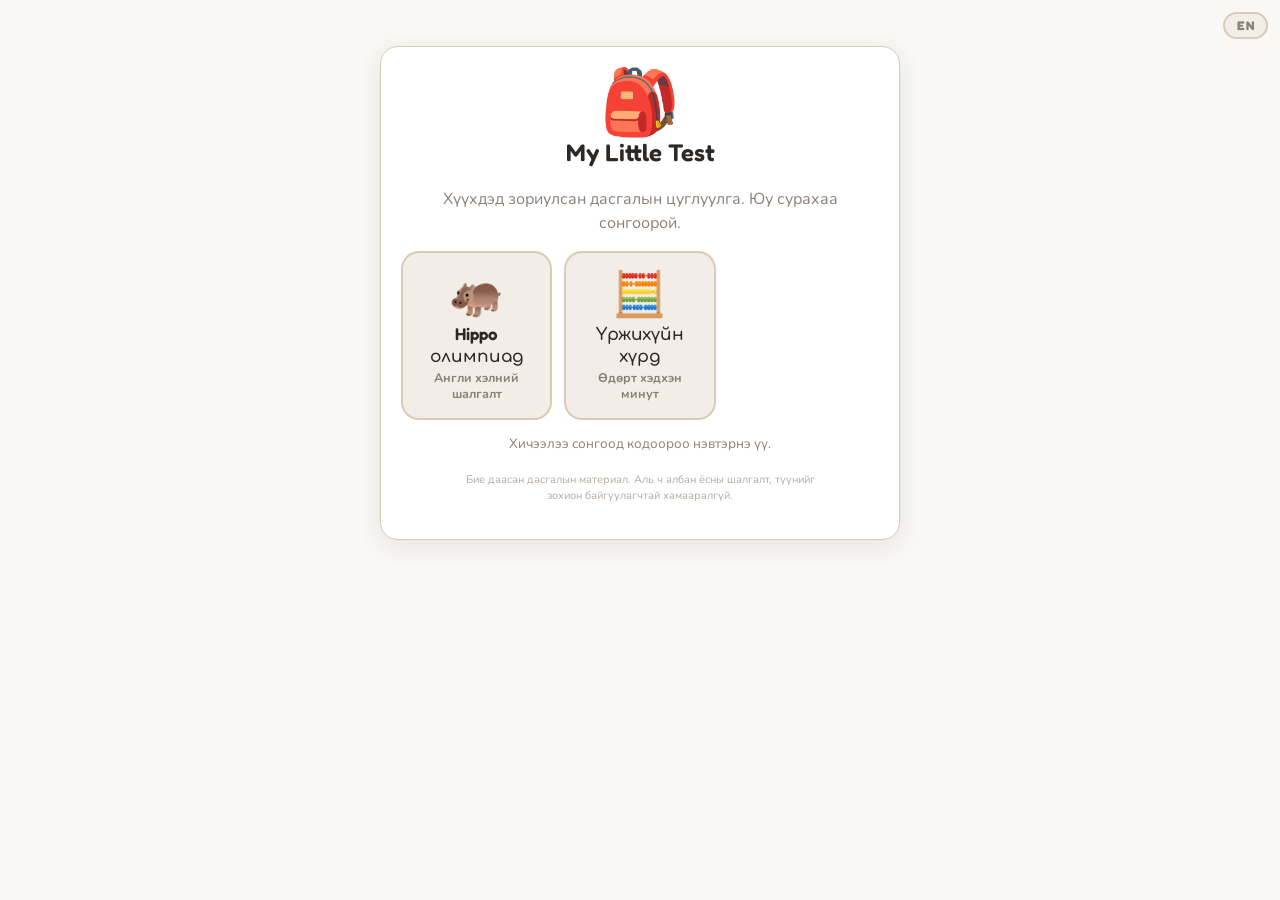
<file: index.html>
<!doctype html>
<html lang="mn">
<head>
  <meta charset="utf-8" />
  <meta name="viewport" content="width=device-width, initial-scale=1, maximum-scale=1, user-scalable=no, viewport-fit=cover" />
  <meta name="apple-mobile-web-app-capable" content="yes" />
  <meta name="theme-color" content="#1f6f5c" />
  <title>My Little Test</title>
  <link rel="preconnect" href="https://fonts.googleapis.com" />
  <link rel="stylesheet" href="https://fonts.googleapis.com/css2?family=Fredoka:wght@400;500;600;700&family=Comfortaa:wght@500;600;700&family=Nunito:wght@400;600;700;800&display=swap" />
  <link rel="stylesheet" href="./styles.css" />
  <link rel="stylesheet" href="./hub.css" />
</head>
<body class="hub-body">
<div id="app">
  <button id="btn-lang" class="lang-toggle" type="button">EN</button>

  <!-- ===== LIBRARY (public: no login needed to browse) ===== -->
  <section id="h-library" class="screen active">
    <div class="card library-card">
      <div class="hippo-logo">🎒</div>
      <h1>My Little Test</h1>
      <p class="muted" id="h-tagline"></p>
      <div id="h-tiles" class="tiles"></div>
      <p class="muted small" id="h-note"></p>
      <button id="h-logout" class="btn btn-ghost hidden" data-i18n="btnLogout"></button>
      <p class="disclaimer" data-i18n="disclaimer"></p>
    </div>
  </section>

</div>
<script src="./session.js"></script>
<script src="./hub.js"></script>
</body>
</html>
</file>
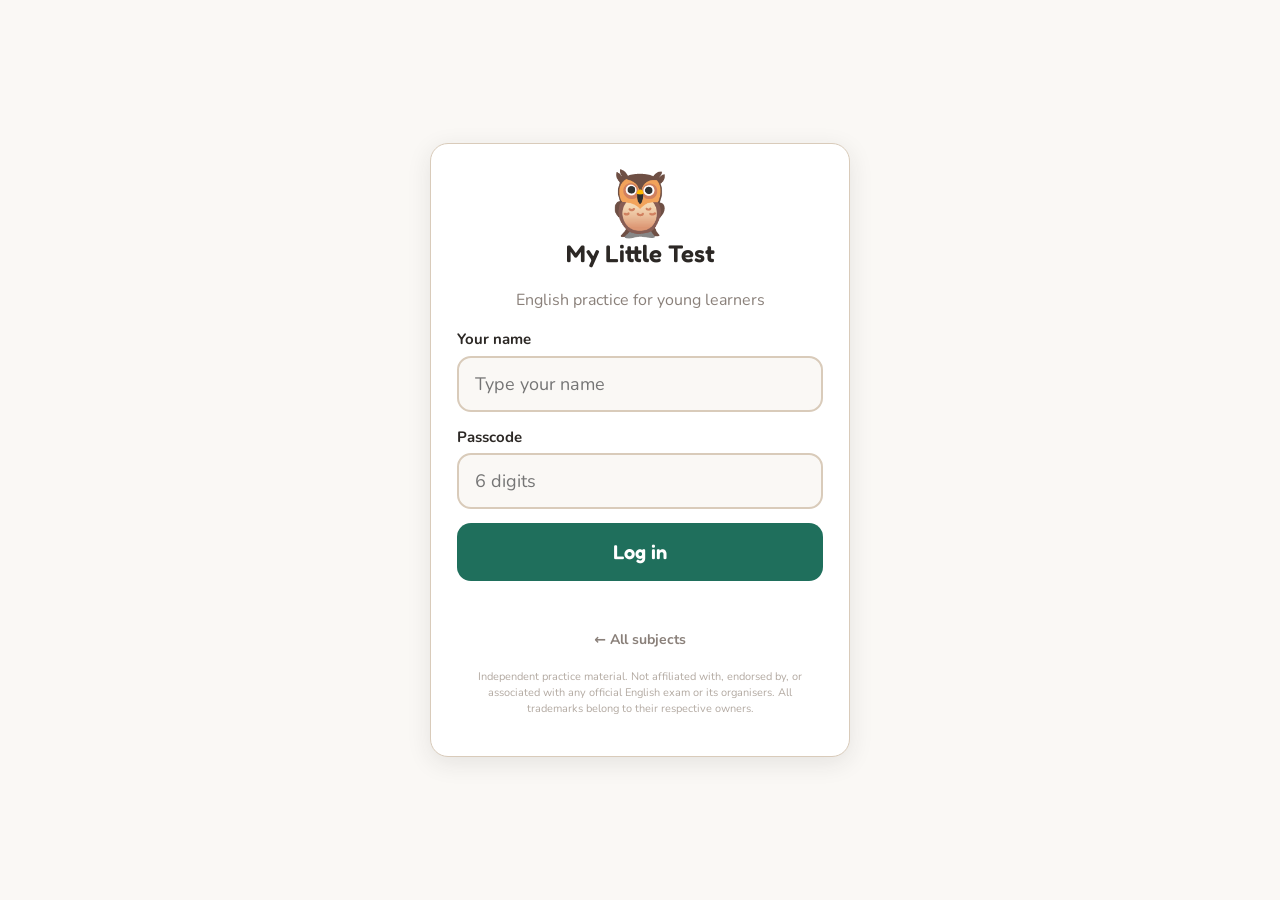
<file: hippo.html>
<!doctype html>
<html lang="en">
<head>
  <meta charset="utf-8" />
  <meta name="viewport" content="width=device-width, initial-scale=1, maximum-scale=1, user-scalable=no, viewport-fit=cover" />
  <meta name="apple-mobile-web-app-capable" content="yes" />
  <meta name="theme-color" content="#1f6f5c" />
  <title>My Little Test</title>
  <link rel="preconnect" href="https://fonts.googleapis.com" />
  <link rel="stylesheet" href="https://fonts.googleapis.com/css2?family=Fredoka:wght@400;500;600;700&family=Nunito:wght@400;600;700;800&display=swap" />
  <link rel="stylesheet" href="./styles.css" />
</head>
<body>
  <div id="app">
    <!-- ===== LOGIN ===== -->
    <section id="screen-login" class="screen active">
      <div class="card login-card">
        <div class="hippo-logo">🦉</div>
        <h1>My Little Test</h1>
        <p class="muted">English practice for young learners</p>
        <form id="login-form" autocomplete="off">
          <label for="in-name">Your name</label>
          <input id="in-name" name="name" type="text" autocomplete="off" autocapitalize="words"
                 autocorrect="off" spellcheck="false" placeholder="Type your name" required />
          <label for="in-code">Passcode</label>
          <input id="in-code" name="code" type="text" inputmode="numeric" pattern="[0-9]*"
                 autocomplete="off" placeholder="6 digits" required />
          <button type="submit" id="btn-login" class="btn btn-primary big">Log in</button>
          <p id="login-msg" class="form-msg" role="status"></p>
        </form>
        <a class="back-link" href="/">← All subjects</a>
        <p class="disclaimer">Independent practice material. Not affiliated with, endorsed by, or associated with any official English exam or its organisers. All trademarks belong to their respective owners.</p>
      </div>
    </section>

    <!-- ===== READY / START ===== -->
    <section id="screen-ready" class="screen">
      <div class="card">
        <div class="hippo-logo small">🦉</div>
        <h2>Hi <span id="ready-name">friend</span>! 👋 <span id="ready-level" class="level-chip hidden"></span></h2>
        <p id="progress-line" class="progress-line"></p>
        <div class="rules">
          <h3>How the exam works</h3>
          <ul>
            <li>⏱️ You have <b id="rule-time">40 minutes</b>.</li>
            <li>🧩 One <b>Crossword</b> — read the clue, type the word.</li>
            <li>✏️ <b>30 questions</b> — type the missing word in the box.</li>
            <li>✅ Get <b id="rule-pass">75%</b> to pass. Wrong answers do not lose marks.</li>
            <li>🔄 If time runs out, you can start over.</li>
          </ul>
        </div>
        <button id="btn-start" class="btn btn-primary big">Start exam ▶</button>
        <button id="btn-scores" class="btn btn-ghost">📊 My scores</button>
        <button id="btn-logout" class="btn btn-ghost">Log out</button>
        <a class="back-link" href="/">← All subjects</a>
      </div>
    </section>

    <!-- ===== MY SCORES ===== -->
    <section id="screen-scores" class="screen">
      <div class="card scores-card">
        <div class="hippo-logo small">📊</div>
        <h2>My scores</h2>
        <p id="scores-summary" class="progress-line"></p>
        <div id="scores-gate" class="scores-gate hidden"></div>
        <ol id="scores-list" class="scores-list"></ol>
        <button id="btn-scores-back" class="btn btn-ghost">← Back</button>
      </div>
    </section>

    <!-- ===== EXAM ===== -->
    <section id="screen-exam" class="screen">
      <header class="exam-bar">
        <div class="exam-bar-inner">
          <span class="exam-title">Exam <span id="exam-num">1</span></span>
          <div id="timer" class="timer">40:00</div>
          <button id="btn-submit" class="btn btn-primary">Finish ✓</button>
        </div>
      </header>

      <main class="exam-body">
        <h2 class="part-title">Part 1 · Crossword <span id="cw-theme" class="theme-chip"></span></h2>
        <p class="hint">Tap a clue, then type the letters. Tap a square to jump there.</p>
        <div class="cw-layout">
          <div id="cw-grid-wrap"><div id="cw-grid" class="cw-grid"></div></div>
          <div class="cw-clues">
            <div class="clue-col"><h4>Across →</h4><ol id="cw-across"></ol></div>
            <div class="clue-col"><h4>Down ↓</h4><ol id="cw-down"></ol></div>
          </div>
        </div>

        <h2 class="part-title">Part 2 · Use of English</h2>
        <p class="hint">Type the one missing word in each box. A word in (brackets) is a clue.</p>
        <ol id="uoe-list" class="uoe-list"></ol>

        <div class="exam-end">
          <button id="btn-submit-2" class="btn btn-primary big">Finish exam ✓</button>
        </div>
      </main>
    </section>

    <!-- ===== RESULT ===== -->
    <section id="screen-result" class="screen">
      <div class="card result-card">
        <div id="result-emoji" class="result-emoji">🎉</div>
        <h2 id="result-headline">Well done!</h2>

        <!-- PASS: gated reveal -->
        <div id="pass-gate" class="hidden">
          <p class="muted">You passed! 🌟 Tap to see your score.</p>
          <button id="btn-see-result" class="btn btn-primary big">See result</button>
        </div>

        <!-- score detail (shown after gate for pass, immediately for fail) -->
        <div id="score-detail" class="hidden">
          <div class="score-big"><span id="score-pct">0</span><span class="pct">%</span></div>
          <div class="score-rows">
            <div class="score-row"><span>🧩 Crossword</span><b id="score-cw">0%</b></div>
            <div class="score-row"><span>✏️ Use of English</span><b id="score-uoe">0%</b></div>
            <div class="score-row total"><span>Overall (average)</span><b id="score-overall">0%</b></div>
          </div>
          <p id="result-note" class="result-note"></p>
          <div class="result-actions">
            <button id="btn-review" class="btn btn-ghost">Review my answers</button>
            <button id="btn-again" class="btn btn-primary">Try another exam ▶</button>
          </div>
          <button id="btn-result-scores" class="btn btn-ghost">📊 My scores</button>
        </div>
      </div>

      <div id="review-box" class="card review-box hidden"></div>
    </section>

    <!-- ===== FINISH CONFIRM ===== -->
    <div id="confirm-modal" class="modal-overlay hidden">
      <div class="modal-card">
        <div class="modal-emoji">📝</div>
        <h3>Finish the exam?</h3>
        <p class="muted">You'll see your score. You can't change your answers after this.</p>
        <div class="modal-actions">
          <button id="confirm-cancel" class="btn btn-ghost">Keep going</button>
          <button id="confirm-yes" class="btn btn-primary">Finish ✓</button>
        </div>
      </div>
    </div>
  </div>

  <script src="./session.js"></script>
  <script src="./app.js"></script>
</body>
</html>
</file>
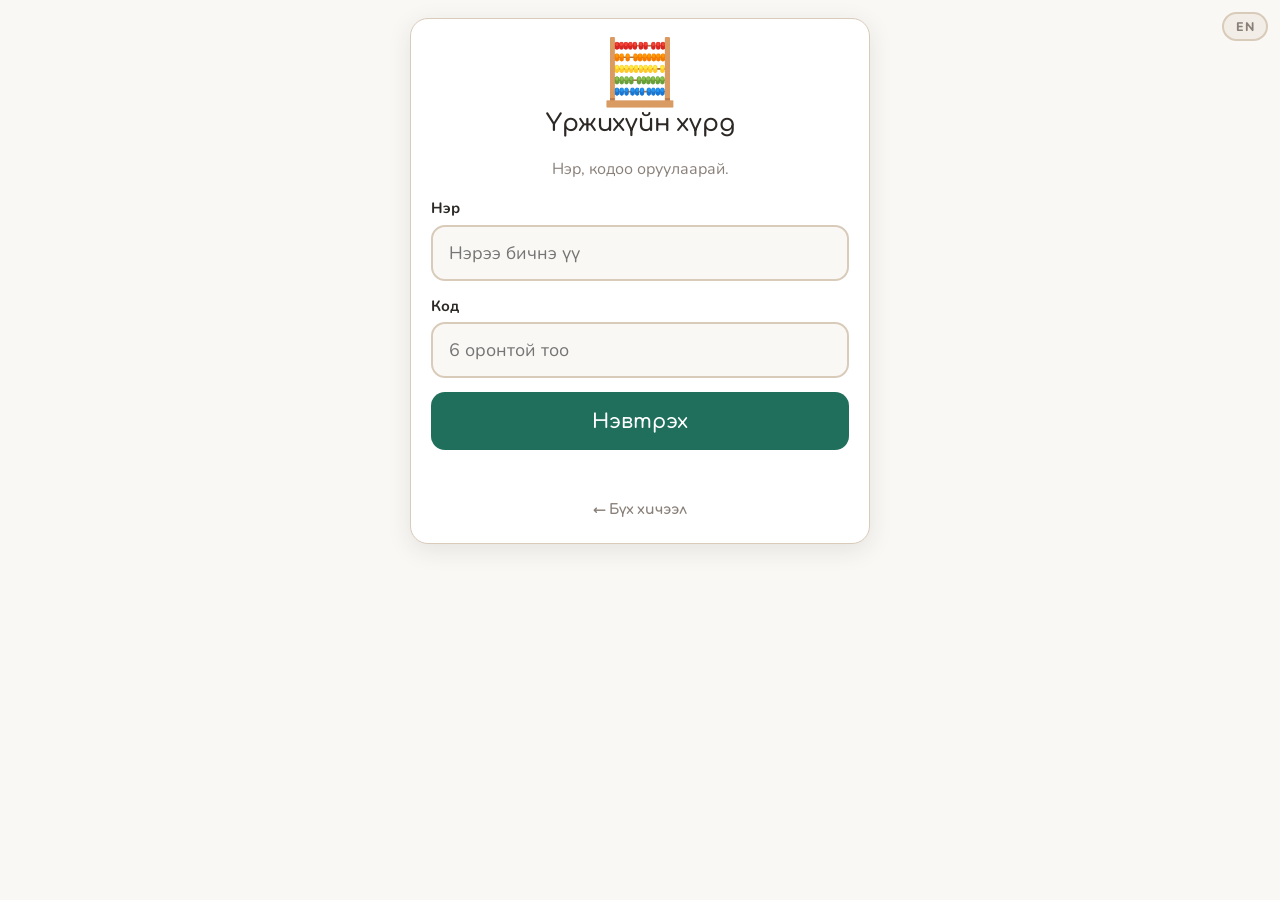
<file: math.html>
<!doctype html>
<html lang="mn">
<head>
  <meta charset="utf-8" />
  <meta name="viewport" content="width=device-width, initial-scale=1, maximum-scale=1, user-scalable=no, viewport-fit=cover" />
  <meta name="apple-mobile-web-app-capable" content="yes" />
  <meta name="theme-color" content="#1f6f5c" />
  <title>Үржихүйн хүрд · My Little Test</title>
  <link rel="preconnect" href="https://fonts.googleapis.com" />
  <link rel="stylesheet" href="https://fonts.googleapis.com/css2?family=Fredoka:wght@400;500;600;700&family=Comfortaa:wght@500;600;700&family=Nunito:wght@400;600;700;800&display=swap" />
  <link rel="stylesheet" href="./styles.css" />
  <link rel="stylesheet" href="./math.css" />
</head>
<body class="math-body">
<div id="app">
  <button id="btn-lang" class="lang-toggle" type="button">EN</button>


  <!-- ===== LOGIN ===== -->
  <section id="m-login" class="screen active">
    <div class="card math-card login-card">
      <div class="hippo-logo">🧮</div>
      <h1 data-i18n="appTitle">Үржихүйн хүрд</h1>
      <p class="muted" data-i18n="loginSub"></p>
      <form id="m-login-form" autocomplete="off">
        <label for="m-in-name" data-i18n="lblName"></label>
        <input id="m-in-name" name="name" type="text" autocomplete="off" autocapitalize="words"
               autocorrect="off" spellcheck="false" required />
        <label for="m-in-code" data-i18n="lblCode"></label>
        <input id="m-in-code" name="code" type="text" inputmode="numeric" pattern="[0-9]*"
               autocomplete="off" required />
        <button type="submit" id="m-btn-login" class="btn btn-primary big" data-i18n="btnLogin"></button>
        <p id="m-login-msg" class="form-msg" role="status"></p>
      </form>
      <a class="back-link" href="/" data-i18n="backSite"></a>
    </div>
  </section>

  <!-- ===== LEVEL LIBRARY ===== -->
  <section id="m-home" class="screen">
    <div class="card math-card">
      <div class="hippo-logo">🧮</div>
      <h2 id="home-hi"></h2>
      <p class="progress-line" id="home-sub"></p>
      <div id="level-list" class="lvl-list"></div>
      <button id="btn-progress" class="btn btn-ghost" data-i18n="btnProgress"></button>
      <button id="btn-logout" class="btn btn-ghost" data-i18n="btnLogout"></button>
      <a class="back-link" href="/" data-i18n="backSite"></a>
    </div>
  </section>

  <!-- ===== WARM UP ===== -->
  <section id="m-warmup" class="screen">
    <div class="card math-card">
      <div class="step-chip" data-i18n="chipWarm"></div>
      <h2 id="warm-title"></h2>
      <p class="muted small" data-i18n="warmHint"></p>
      <div class="ladder" id="warm-ladder"></div>
      <div class="pad-wrap">
        <div class="pad-display" id="warm-display">?</div>
        <div class="pad" data-pad>
          <button data-k="1">1</button><button data-k="2">2</button><button data-k="3">3</button>
          <button data-k="4">4</button><button data-k="5">5</button><button data-k="6">6</button>
          <button data-k="7">7</button><button data-k="8">8</button><button data-k="9">9</button>
          <button data-k="del" class="pad-alt">⌫</button><button data-k="0">0</button>
          <button data-k="ok" class="pad-ok">✓</button>
        </div>
      </div>
    </div>
  </section>

  <!-- ===== QUIZ ===== -->
  <section id="m-quiz" class="screen">
    <div class="card math-card">
      <div class="quiz-top">
        <div class="dots-progress" id="quiz-dots"></div>
      </div>
      <div class="question" id="quiz-q">3 × 4</div>
      <div class="feedback" id="quiz-fb"></div>

      <div id="quiz-hint" class="hint-box hidden">
        <div class="array-grid" id="quiz-array"></div>
        <div class="skipline" id="quiz-skipline"></div>
      </div>

      <div class="pad-wrap">
        <div class="pad-display" id="quiz-display">?</div>
        <div class="pad" data-pad>
          <button data-k="1">1</button><button data-k="2">2</button><button data-k="3">3</button>
          <button data-k="4">4</button><button data-k="5">5</button><button data-k="6">6</button>
          <button data-k="7">7</button><button data-k="8">8</button><button data-k="9">9</button>
          <button data-k="del" class="pad-alt">⌫</button><button data-k="0">0</button>
          <button data-k="ok" class="pad-ok">✓</button>
        </div>
      </div>
      <button id="btn-hint" class="btn btn-ghost" data-i18n="btnHint"></button>
    </div>
  </section>

  <!-- ===== DONE ===== -->
  <section id="m-done" class="screen">
    <div class="card math-card">
      <div class="hippo-logo" id="done-emoji">🎉</div>
      <h1 id="done-title"></h1>
      <div class="stars" id="done-stars"></div>
      <p class="progress-line" id="done-line"></p>
      <div id="done-unlock" class="unlock-box hidden"></div>
      <p class="muted small" id="done-tip"></p>
      <button id="btn-next" class="btn btn-primary big hidden" data-i18n="btnNext"></button>
      <button id="btn-again" class="btn btn-ghost" data-i18n="btnAgain"></button>
      <button id="btn-home" class="btn btn-ghost" data-i18n="btnBackList"></button>
    </div>
  </section>

  <!-- ===== PROGRESS ===== -->
  <section id="m-progress" class="screen">
    <div class="card math-card">
      <h2 data-i18n="progTitle"></h2>
      <div class="grid-wrap"><div id="prog-grid" class="mgrid"></div></div>
      <div class="legend">
        <span><i class="sw b0"></i><b data-i18n="legNew"></b></span>
        <span><i class="sw b1"></i><b data-i18n="legLearning"></b></span>
        <span><i class="sw b3"></i><b data-i18n="legStrong"></b></span>
        <span><i class="sw b5"></i><b data-i18n="legMastered"></b></span>
      </div>
      <div class="weak-box">
        <h3 data-i18n="scoresTitle"></h3>
        <div id="prog-scores" class="score-list"></div>
      </div>
      <div class="weak-box">
        <h3 data-i18n="trickyTitle"></h3>
        <div id="prog-weak" class="weak-list"></div>
      </div>
      <button id="btn-prog-back" class="btn btn-ghost" data-i18n="btnBack"></button>
      <button id="btn-reset" class="btn btn-ghost danger" data-i18n="btnReset"></button>
    </div>
  </section>

</div>
<script src="./session.js"></script>
<script src="./math.js"></script>
</body>
</html>
</file>
<file: styles.css>
:root{
  --ivory:#FAF8F5; --sand:#F2EDE6; --stone:#D9CBBA; --charcoal:#2C2825;
  --green:#1f6f5c; --green-d:#185a4a; --clay:#C4987A; --sage:#A8B89A;
  --sun:#E8890A; --red:#C4402A; --ok:#4A7A34;
  --shadow:0 6px 24px rgba(44,40,37,.10);
  --radius:18px;
}
*{box-sizing:border-box;-webkit-tap-highlight-color:transparent}
html,body{margin:0;padding:0}
body{
  font-family:'Nunito',system-ui,Arial,sans-serif;
  background:var(--ivory); color:var(--charcoal);
  line-height:1.5; min-height:100vh;
  -webkit-text-size-adjust:100%;
}
h1,h2,h3,h4{font-family:'Fredoka',sans-serif;font-weight:600;margin:0 0 .3em}
.muted{color:#8a807a}
.hidden{display:none!important}

/* ---- screens ---- */
.screen{display:none;min-height:100vh}
.screen.active{display:block}
#screen-login,#screen-ready,#screen-result,#screen-scores{
  display:none;place-items:center;padding:24px;min-height:100vh}
#screen-login.active,#screen-ready.active,#screen-result.active,#screen-scores.active{display:grid}

.card{
  background:#fff;border:1px solid var(--stone);border-radius:var(--radius);
  box-shadow:var(--shadow);padding:28px 26px;width:100%;max-width:520px;text-align:center}
.login-card{max-width:420px}

.hippo-logo{font-size:64px;line-height:1}
.hippo-logo.small{font-size:44px}

/* ---- forms ---- */
label{display:block;text-align:left;font-weight:700;margin:14px 0 5px;font-size:15px}
input[type=text]{
  width:100%;font-size:18px;padding:14px 16px;border:2px solid var(--stone);
  border-radius:14px;background:var(--ivory);font-family:inherit;outline:none}
input[type=text]:focus{border-color:var(--green);background:#fff}
.btn{
  font-family:'Fredoka',sans-serif;font-size:17px;font-weight:600;cursor:pointer;
  border:none;border-radius:14px;padding:13px 20px;margin-top:14px;
  min-height:50px;width:100%;transition:transform .05s ease, background .15s ease}
.btn:active{transform:scale(.98)}
.btn-primary{background:var(--green);color:#fff}
.btn-primary:hover{background:var(--green-d)}
.btn-ghost{background:transparent;color:#8a807a;box-shadow:none;min-height:44px}
.btn.big{font-size:20px;padding:16px;min-height:58px}
.form-msg{min-height:22px;margin:10px 0 0;font-weight:700}
.form-msg.err{color:var(--red)}
.form-msg.ok{color:var(--ok)}

.progress-line{font-weight:800;color:var(--green);margin:.2em 0 1em}
.level-chip{display:inline-block;font-family:'Nunito',sans-serif;font-size:13px;font-weight:800;
  background:var(--clay);color:#fff;padding:2px 12px;border-radius:20px;vertical-align:middle}
.rules{text-align:left;background:var(--sand);border-radius:14px;padding:16px 18px;margin:14px 0}
.rules h3{margin-bottom:.4em}
.rules ul{margin:0;padding-left:4px;list-style:none}
.rules li{margin:8px 0;font-size:15.5px}

/* ---- exam bar ---- */
.exam-bar{position:sticky;top:0;z-index:50;background:rgba(250,248,245,.95);
  backdrop-filter:blur(6px);border-bottom:1px solid var(--stone)}
.exam-bar-inner{max-width:900px;margin:0 auto;display:flex;align-items:center;
  gap:12px;padding:10px 16px}
.exam-title{font-family:'Fredoka',sans-serif;font-weight:600;font-size:17px}
.timer{margin-left:auto;font-family:'Fredoka',sans-serif;font-weight:700;font-size:24px;
  background:#fff;border:2px solid var(--stone);border-radius:12px;padding:4px 14px;
  min-width:96px;text-align:center;letter-spacing:1px}
.timer.warn{color:var(--sun);border-color:var(--sun)}
.timer.danger{color:#fff;background:var(--red);border-color:var(--red);animation:pulse 1s infinite}
@keyframes pulse{50%{opacity:.6}}
.exam-bar .btn{width:auto;margin:0;min-height:42px;padding:8px 18px}

.exam-body{max-width:900px;margin:0 auto;padding:18px 16px 80px}
.part-title{font-size:22px;margin-top:26px;border-bottom:3px solid var(--sand);padding-bottom:6px}
.theme-chip{display:inline-block;font-family:'Nunito';font-size:13px;font-weight:800;
  background:var(--sage);color:#fff;padding:2px 12px;border-radius:20px;vertical-align:middle;margin-left:6px}
.hint{color:#8a807a;font-size:14px;margin:.2em 0 14px}

/* ---- crossword ---- */
.cw-layout{display:flex;gap:24px;flex-wrap:wrap;align-items:flex-start}
#cw-grid-wrap{overflow:auto;-webkit-overflow-scrolling:touch}
.cw-grid{display:grid;gap:0;background:transparent;touch-action:manipulation}
.cw-cell{position:relative;width:38px;height:38px;border:1.5px solid var(--charcoal);
  background:#fff;padding:0}
.cw-cell.block{border:none;background:transparent}
.cw-cell input{width:100%;height:100%;border:none;background:transparent;text-align:center;
  font-family:'Fredoka',sans-serif;font-size:20px;font-weight:600;text-transform:uppercase;
  color:var(--charcoal);outline:none;padding:0;caret-color:var(--green)}
.cw-cell .cw-num{position:absolute;top:1px;left:2px;font-size:9px;font-weight:800;color:#8a807a;font-family:'Nunito'}
.cw-cell.active{background:#FDF3E2}
.cw-cell.activeword{background:#FBF7EC}
.cw-cell.correct input{color:var(--ok)}
.cw-cell.wrong input{color:var(--red)}
.cw-clues{flex:1;min-width:240px;display:flex;gap:20px;flex-wrap:wrap}
.clue-col{flex:1;min-width:200px}
.clue-col h4{color:var(--green);margin-bottom:6px}
.clue-col ol{margin:0;padding-left:0;list-style:none}
.clue-col li{margin:5px 0;font-size:14.5px;cursor:pointer;padding:3px 6px;border-radius:8px}
.clue-col li.active{background:#FDF3E2}
.clue-col li.done{color:#9a938c}

/* ---- use of english ---- */
.uoe-list{padding-left:26px;margin:0}
.uoe-list li{margin:0 0 16px;font-size:17px}
.uoe-q{display:flex;flex-wrap:wrap;align-items:center;gap:6px;line-height:1.9}
.uoe-input{display:inline-block;width:130px;font-size:17px;padding:6px 10px;
  border:none;border-bottom:3px solid var(--green);background:var(--sand);
  border-radius:8px 8px 0 0;font-family:inherit;font-weight:700;text-align:center;outline:none}
.uoe-input:focus{background:#fff;border-bottom-color:var(--clay)}
.uoe-input.correct{color:var(--ok);border-bottom-color:var(--ok)}
.uoe-input.wrong{color:var(--red);border-bottom-color:var(--red)}
.uoe-correct{font-size:14px;color:var(--ok);font-weight:800;margin-left:6px}
.uoe-skill{font-size:11px;color:#b3aaa2;font-weight:800;text-transform:uppercase;margin-left:4px}

.exam-end{margin-top:30px;text-align:center}

/* ---- result ---- */
.result-card{max-width:480px}
.result-emoji{font-size:72px}
.score-big{font-family:'Fredoka',sans-serif;font-weight:700;font-size:72px;color:var(--green);line-height:1}
.score-big .pct{font-size:34px}
.score-rows{margin:18px 0;text-align:left}
.score-row{display:flex;justify-content:space-between;padding:10px 14px;border-bottom:1px solid var(--sand);font-size:16px}
.score-row.total{font-family:'Fredoka';font-size:18px;border-bottom:none;background:var(--sand);border-radius:12px;margin-top:6px}
.result-note{font-weight:700;margin:6px 0 0}
.result-actions{display:flex;gap:10px;margin-top:18px}
.result-actions .btn{margin-top:0}
.result-fail .score-big{color:var(--sun)}
.review-box{max-width:760px;margin-top:18px;text-align:left}
.review-box h3{color:var(--green)}
.review-item{padding:8px 0;border-bottom:1px solid var(--sand);font-size:15px}
.review-item .rt{font-weight:800}
.r-ok{color:var(--ok)} .r-no{color:var(--red)}

.disclaimer{font-size:11px;color:#b3aaa2;line-height:1.45;margin-top:18px;max-width:360px;margin-left:auto;margin-right:auto}

/* ---- confirm modal ---- */
.modal-overlay{position:fixed;inset:0;z-index:200;background:rgba(44,40,37,.45);
  display:flex;align-items:center;justify-content:center;padding:24px;animation:fade .15s ease}
@keyframes fade{from{opacity:0}to{opacity:1}}
.modal-card{background:#fff;border-radius:18px;box-shadow:var(--shadow);padding:26px 24px;
  max-width:380px;width:100%;text-align:center;animation:pop .15s ease}
@keyframes pop{from{transform:scale(.94);opacity:.6}to{transform:scale(1);opacity:1}}
.modal-emoji{font-size:44px;line-height:1}
.modal-card h3{margin:.3em 0}
.modal-actions{display:flex;gap:10px;margin-top:18px}
.modal-actions .btn{margin-top:0}

/* ---- my scores ---- */
.scores-card{max-width:560px;text-align:left}
.scores-card h2{text-align:center}
.scores-card .progress-line{text-align:center}
.scores-gate{background:var(--sand);border:1px solid var(--stone);border-radius:14px;
  padding:14px 16px;margin:6px 0 14px;text-align:center;font-size:15px;line-height:1.5}
.scores-list{list-style:none;margin:6px 0 16px;padding:0}
.score-row2{display:flex;align-items:center;gap:10px;padding:11px 4px;border-bottom:1px solid var(--sand)}
.sr-main{flex:1;font-size:15.5px}
.sr-sub{font-size:12.5px;color:#8a807a;margin-top:2px}
.sr-right{display:flex;align-items:center;gap:10px;flex-shrink:0}
.sbadge{font-family:'Fredoka',sans-serif;font-size:12px;font-weight:600;padding:3px 10px;border-radius:20px;min-width:52px;text-align:center}
.sbadge.pass{background:var(--ok);color:#fff}
.sbadge.fail{background:rgba(232,137,10,.16);color:#a96405}
.sbadge.none{background:var(--sand);color:#8a807a}
.retake{font-family:'Fredoka',sans-serif;font-size:13px;font-weight:600;cursor:pointer;
  border:none;background:var(--green);color:#fff;border-radius:10px;padding:8px 14px;min-height:38px}
.retake:active{transform:scale(.97)}

@media (max-width:560px){
  .cw-cell,.cw-cell input{width:34px;height:34px}
  .cw-cell input{font-size:18px}
  .uoe-input{width:108px}
  .timer{font-size:20px;min-width:84px}
}

.back-link{display:inline-block;margin-top:16px;color:#8a807a;font-size:14px;text-decoration:none;font-weight:700}
.back-link:hover{color:var(--green)}
</file>
<file: hub.css>
/* Library hub. Sits on styles.css tokens; Comfortaa backs Fredoka for Cyrillic. */
.hub-body h1, .hub-body h2, .hub-body h3, .hub-body .btn,
.hub-body .tile-title, .hub-body .lang-toggle{
  font-family:'Fredoka','Comfortaa','Nunito',system-ui,sans-serif}
.hub-body .screen{display:none;place-items:start center;padding:46px 14px 28px;min-height:100vh}
.hub-body .screen.active{display:grid}
.library-card{max-width:520px;padding:24px 20px;text-align:center}
.small{font-size:13.5px}

.lang-toggle{position:fixed;top:12px;right:12px;z-index:20;font-family:'Nunito',sans-serif;font-size:12.5px;
  font-weight:800;letter-spacing:.4px;background:var(--sand);color:#8a807a;border:2px solid var(--stone);
  border-radius:20px;padding:4px 12px;min-height:0;width:auto;cursor:pointer}
.lang-toggle:active{transform:scale(.95)}

.tiles{display:grid;grid-template-columns:repeat(auto-fill,minmax(148px,1fr));gap:12px;margin:16px 0 6px}
.tile{display:flex;flex-direction:column;align-items:center;justify-content:flex-start;gap:4px;
  background:var(--sand);border:2px solid var(--stone);border-radius:var(--radius);padding:18px 12px 16px;
  text-decoration:none;color:var(--charcoal);transition:transform .06s ease,border-color .15s ease,background .15s ease}
.tile:hover{border-color:var(--green);background:#f3f8f6}
.tile:active{transform:scale(.97)}
.tile-emoji{font-size:44px;line-height:1.1}
.tile-title{font-size:17px;font-weight:600;line-height:1.25}
.tile-sub{font-size:12.5px;color:#8a807a;font-weight:700;line-height:1.3}
.tile.locked{opacity:.55;background:#f4f1ec;border-style:dashed;pointer-events:none}
.tile .lock{font-size:12px;font-weight:800;color:#8a807a;margin-top:2px}
.tile.soon{opacity:.5;border-style:dashed;pointer-events:none}
</file>
<file: math.css>
/* Times Tables - layered on top of styles.css tokens.
   Fredoka has no Cyrillic, so Comfortaa sits behind it in every display stack:
   the browser falls back per glyph, keeping digits in Fredoka and Cyrillic in
   Comfortaa rather than dropping the whole string to a system font. */
.math-body h1, .math-body h2, .math-body h3,
.math-body .btn, .math-body .table-big, .math-body .stat-num,
.math-body .question, .math-body .rung, .math-body .pad button,
.math-body .pad-display, .math-body .skipline, .math-body .unlock-box,
.math-body .weak-list span, .math-body .back-link{
  font-family:'Fredoka','Comfortaa','Nunito',system-ui,sans-serif}

.lang-toggle{position:fixed;top:12px;right:12px;z-index:20;font-family:'Nunito',sans-serif;font-size:12.5px;
  font-weight:800;letter-spacing:.4px;background:var(--sand);color:#8a807a;border:2px solid var(--stone);
  border-radius:20px;padding:4px 12px;min-height:0;width:auto;cursor:pointer}
.lang-toggle:active{transform:scale(.95)}
.math-card{position:relative}
.math-body .screen{padding-top:46px}

.math-body .screen{display:none;place-items:start center;padding:18px 14px 28px;min-height:100vh}
.math-body .screen.active{display:grid}
.math-card{max-width:460px;padding:22px 20px}
.small{font-size:13.5px}
.back-link{display:inline-block;margin-top:16px;color:#8a807a;font-size:14px;text-decoration:none;font-weight:700}
.back-link:hover{color:var(--green)}

/* ---- level library ---- */
.lvl-list{display:flex;flex-direction:column;gap:8px;margin:14px 0 6px;text-align:left}
.lvl{display:flex;align-items:center;gap:11px;width:100%;background:#fff;border:2px solid var(--stone);
  border-radius:14px;padding:11px 13px;cursor:pointer;font-family:'Nunito',sans-serif;
  transition:transform .06s ease,border-color .15s ease,background .15s ease}
.lvl:hover{border-color:var(--green);background:#f3f8f6}
.lvl:active{transform:scale(.99)}
.lvl-num{flex:0 0 30px;height:30px;border-radius:50%;background:var(--sand);color:#8a807a;
  display:flex;align-items:center;justify-content:center;font-weight:800;font-size:14px}
.lvl-body{flex:1;display:flex;flex-direction:column;gap:1px;min-width:0}
.lvl-name{font-family:'Fredoka','Comfortaa','Nunito',sans-serif;font-size:17px;font-weight:600;line-height:1.2}
.lvl-meta{font-size:12px;font-weight:700;color:#8a807a;white-space:nowrap;overflow:hidden;text-overflow:ellipsis}
.lvl-go{flex:0 0 auto;font-family:'Fredoka','Comfortaa','Nunito',sans-serif;font-size:13px;font-weight:600;
  color:var(--green);background:var(--sand);border-radius:10px;padding:5px 10px}
.lvl.passed .lvl-num{background:var(--green);color:#fff}
.lvl.locked{opacity:.5;background:#f4f1ec;border-style:dashed;cursor:default}
.lvl.locked:hover{border-color:var(--stone);background:#f4f1ec}
.lvl.locked .lvl-go{background:transparent;font-size:15px}

.stars{font-size:30px;letter-spacing:3px;color:var(--sun);line-height:1.1;margin:2px 0 4px}

/* ---- scores list ---- */
.score-list{display:flex;flex-direction:column;gap:5px}
.score-row{display:flex;justify-content:space-between;align-items:center;gap:10px;font-size:14px}
.sr-name{font-weight:700;overflow:hidden;text-overflow:ellipsis;white-space:nowrap}
.sr-val{font-weight:800;color:var(--green);white-space:nowrap;letter-spacing:1px}

.step-chip{display:inline-block;background:var(--clay);color:#fff;font-size:12px;font-weight:800;
  padding:3px 12px;border-radius:20px;margin-bottom:8px;letter-spacing:.3px}

/* ---- skip-count ladder ---- */
.ladder{display:flex;flex-wrap:wrap;gap:7px;justify-content:center;margin:16px 0 6px}
.rung{min-width:48px;padding:10px 8px;border-radius:12px;background:var(--sand);
  font-family:'Fredoka',sans-serif;font-size:19px;font-weight:600}
.rung.blank{background:#fff;border:2px dashed var(--stone);color:var(--stone)}
.rung.blank.on{border-color:var(--green);border-style:solid;color:var(--green);background:#f0f7f4}
.rung.filled{background:var(--sage);color:#fff;border:2px solid var(--sage)}

/* ---- quiz ---- */
.quiz-top{margin-bottom:6px}
.dots-progress{display:flex;gap:5px;justify-content:center}
.dots-progress i{width:9px;height:9px;border-radius:50%;background:var(--stone);display:block}
.dots-progress i.on{background:var(--green)}
.dots-progress i.cur{background:var(--sun);transform:scale(1.35)}
.question{font-family:'Fredoka',sans-serif;font-size:52px;font-weight:700;margin:10px 0 2px;letter-spacing:1px}
.question.shake{animation:shake .4s}
@keyframes shake{0%,100%{transform:translateX(0)}20%{transform:translateX(-9px)}40%{transform:translateX(9px)}60%{transform:translateX(-5px)}80%{transform:translateX(5px)}}
.feedback{min-height:26px;font-weight:800;font-size:17px}
.feedback.ok{color:var(--ok)}
.feedback.err{color:var(--red)}

.hint-box{background:var(--sand);border-radius:14px;padding:14px;margin:6px 0}
.array-grid{display:grid;gap:6px;justify-content:center}
.array-grid i{width:14px;height:14px;border-radius:50%;background:var(--green);display:block;opacity:.25;
  animation:pop .25s ease forwards}
.array-grid i.lit{opacity:1}
@keyframes pop{from{transform:scale(.4)}to{transform:scale(1)}}
.skipline{margin-top:10px;font-family:'Fredoka',sans-serif;font-size:16px;color:var(--green-d);font-weight:600}

/* ---- number pad ---- */
.pad-wrap{margin-top:10px}
.pad-display{font-family:'Fredoka',sans-serif;font-size:34px;font-weight:700;color:var(--green);
  background:var(--ivory);border:2px solid var(--stone);border-radius:14px;padding:6px;min-height:56px;
  display:flex;align-items:center;justify-content:center;letter-spacing:2px}
.pad-display.empty{color:var(--stone)}
.pad{display:grid;grid-template-columns:repeat(3,1fr);gap:8px;margin-top:10px}
.pad button{font-family:'Fredoka',sans-serif;font-size:25px;font-weight:600;border:none;cursor:pointer;
  background:#fff;border:2px solid var(--stone);color:var(--charcoal);border-radius:14px;min-height:54px;
  transition:transform .05s ease}
.pad button:active{transform:scale(.95);background:var(--sand)}
.pad .pad-alt{background:var(--sand);font-size:21px}
.pad .pad-ok{background:var(--green);border-color:var(--green);color:#fff;font-size:27px}

/* ---- mastery grid ---- */
.grid-wrap{overflow-x:auto;margin:12px 0}
.mgrid{display:grid;grid-template-columns:repeat(11,1fr);gap:3px;min-width:290px}
.mgrid span{aspect-ratio:1;display:flex;align-items:center;justify-content:center;border-radius:5px;
  font-size:10.5px;font-weight:800;font-family:'Nunito',sans-serif}
.mgrid .hd{background:transparent;color:#8a807a;font-size:11px}
.mgrid .b0{background:#ece6de;color:#b3a89c}
.mgrid .b1{background:#F7D9A8;color:#8a6520}
.mgrid .b2{background:#F2C173;color:#7a5410}
.mgrid .b3{background:#A8C99A;color:#2f5720}
.mgrid .b4{background:#71AD60;color:#fff}
.mgrid .b5{background:var(--green);color:#fff}

.legend{display:flex;gap:12px;justify-content:center;flex-wrap:wrap;font-size:12px;font-weight:700;color:#8a807a}
.legend span{display:flex;align-items:center;gap:5px}
.legend .sw{width:13px;height:13px;border-radius:4px;display:block}
.legend .sw.b0{background:#ece6de}.legend .sw.b1{background:#F7D9A8}
.legend .sw.b3{background:#A8C99A}.legend .sw.b5{background:var(--green)}

.weak-box{background:var(--sand);border-radius:14px;padding:14px;margin:14px 0;text-align:left}
.weak-box h3{font-size:16px;margin-bottom:.5em}
.weak-list{display:flex;flex-wrap:wrap;gap:7px}
.weak-list span{background:#fff;border:2px solid var(--stone);border-radius:10px;padding:5px 10px;
  font-family:'Fredoka',sans-serif;font-weight:600;font-size:15px}
.weak-list .none{border:none;background:transparent;font-family:'Nunito',sans-serif;font-weight:700;color:#8a807a}

.unlock-box{background:#fff6e4;border:2px solid var(--sun);border-radius:14px;padding:14px;margin:10px 0;
  font-family:'Fredoka',sans-serif;font-weight:600;color:#8a5a06;font-size:17px}
.btn-ghost.danger{color:#c09a90;font-size:13px;min-height:34px;margin-top:4px}

/* subject picker on the main site */
.subject-link{display:block;margin-top:10px;text-decoration:none}
</file>
